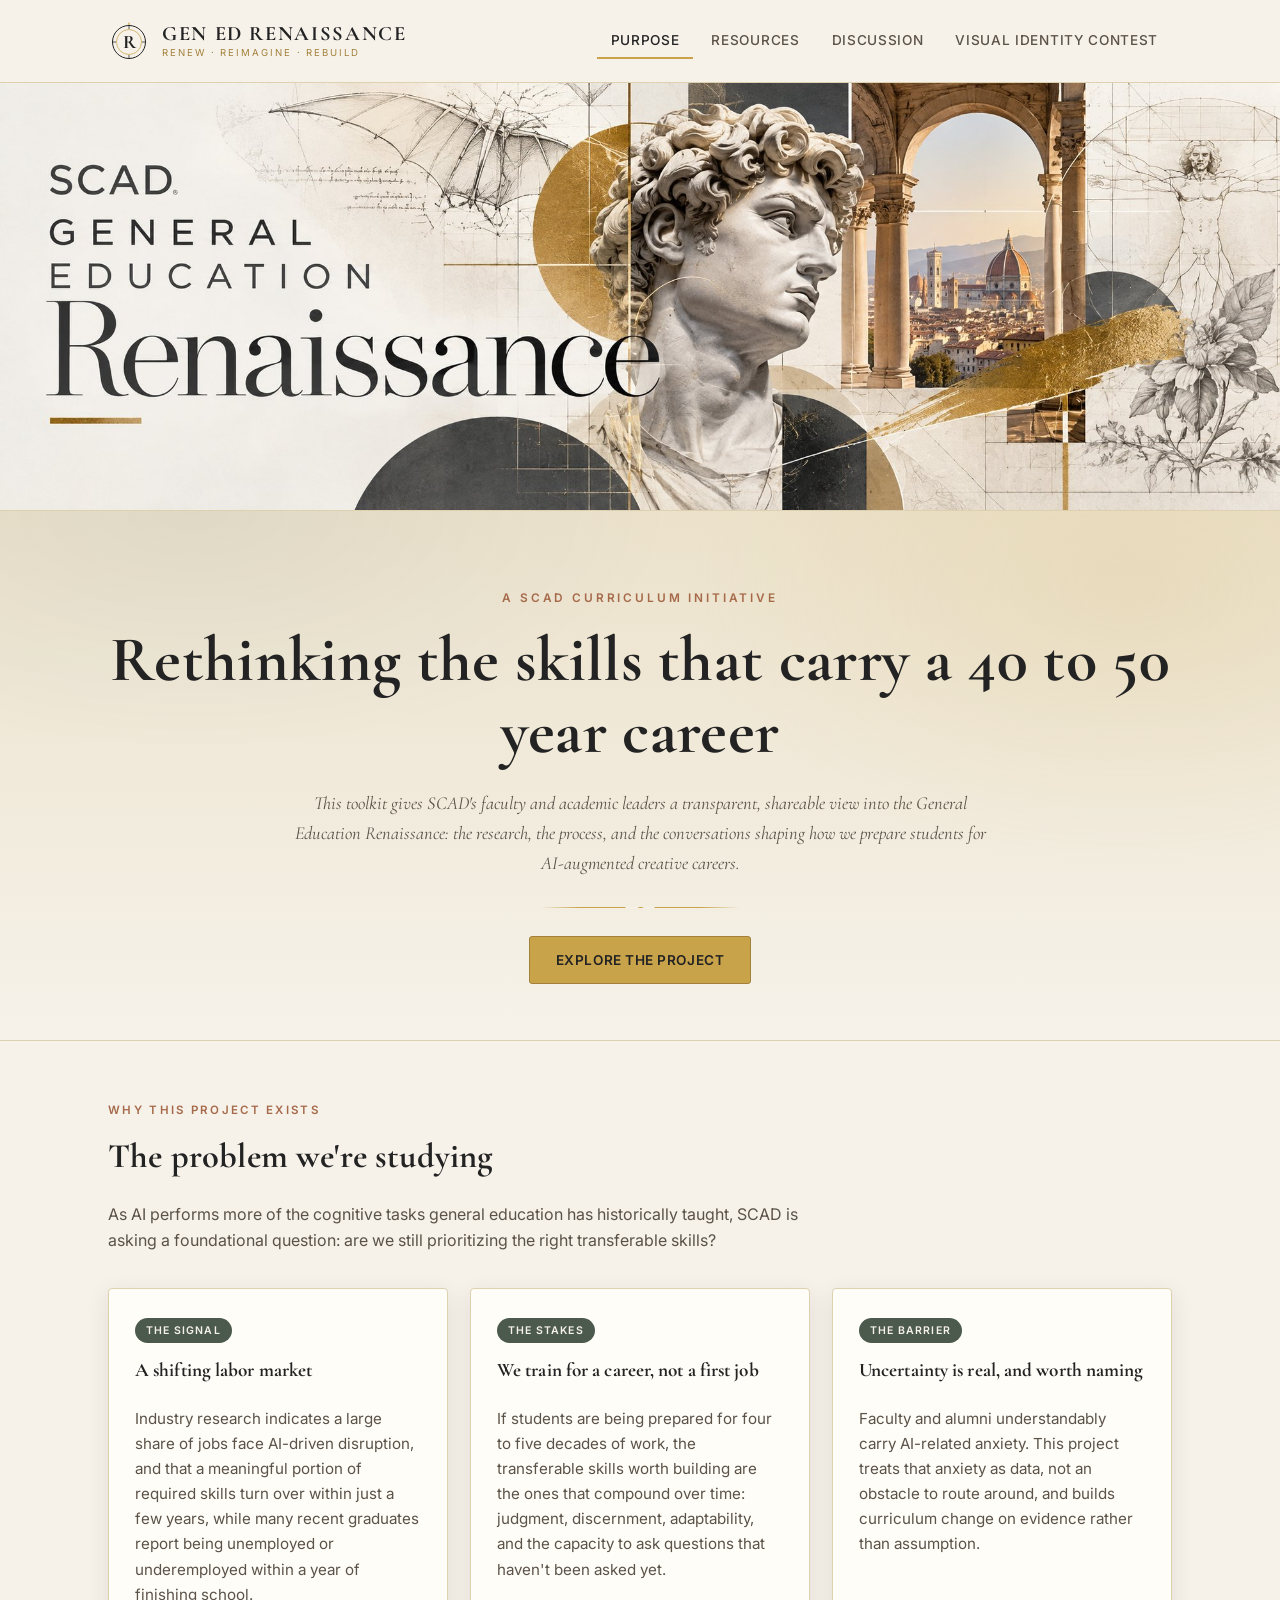
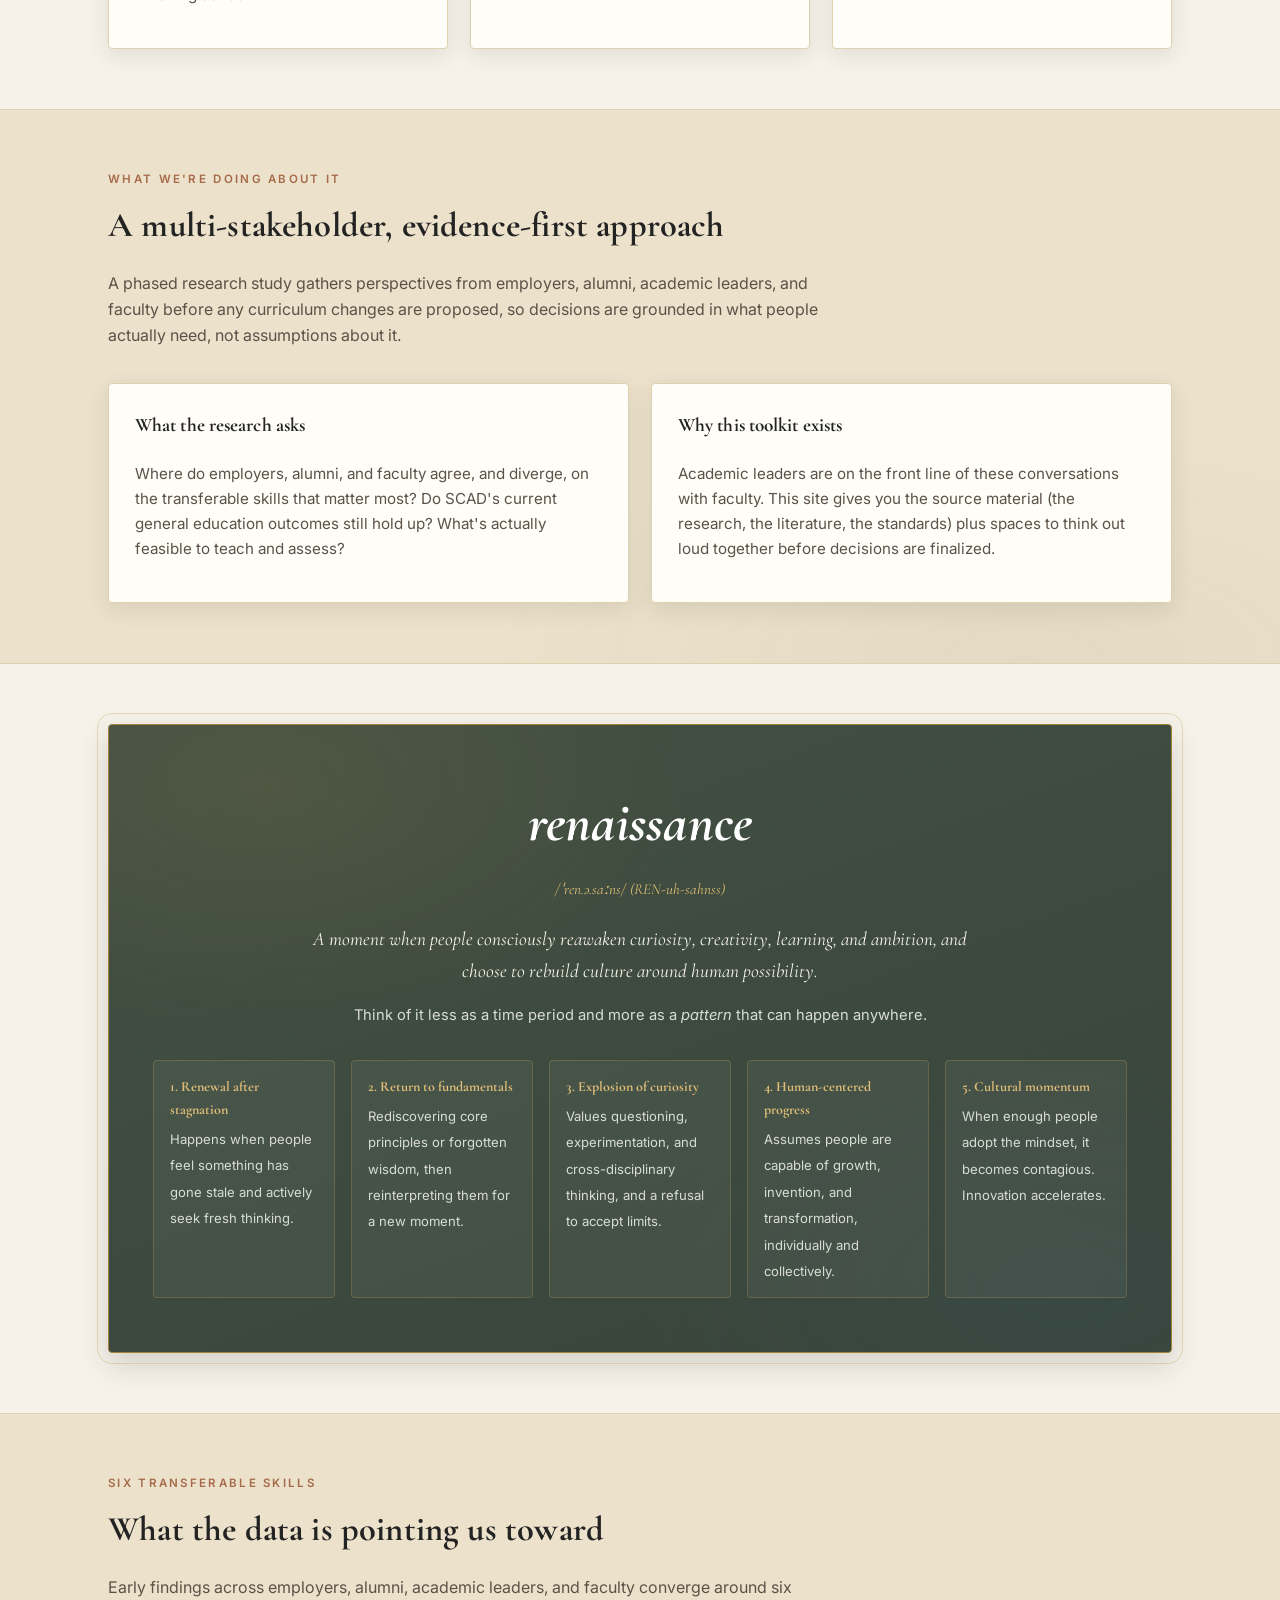
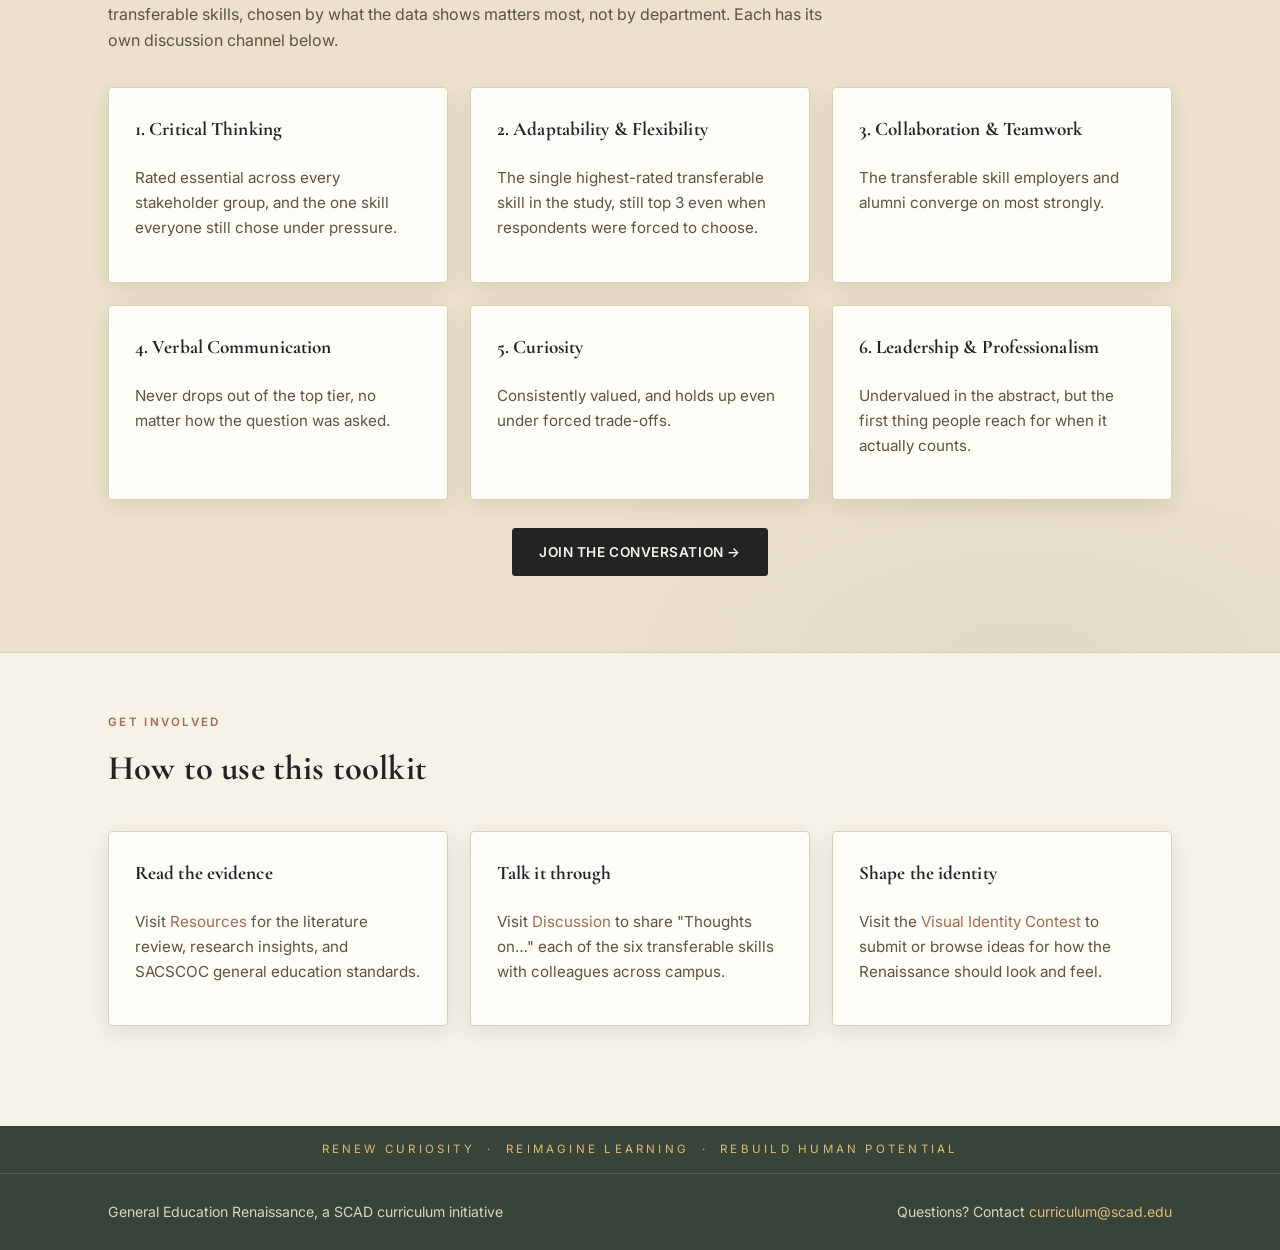
<file: index.html>
<!doctype html>
<html lang="en">
<head>
<meta charset="utf-8" />
<meta name="viewport" content="width=device-width, initial-scale=1" />
<title>General Education Renaissance | SCAD</title>
<link rel="preconnect" href="https://fonts.googleapis.com" />
<link rel="preconnect" href="https://fonts.gstatic.com" crossorigin />
<link href="https://fonts.googleapis.com/css2?family=Cormorant+Garamond:ital,wght@0,500;0,600;0,700;1,600;1,700&family=Inter:ital,wght@0,400;0,500;0,600;0,700;1,400&display=swap" rel="stylesheet" />
<link rel="stylesheet" href="css/style.css?v=4" />
</head>
<body>

<header class="site-header">
  <div class="wrap">
    <div class="brand">
      <svg width="42" height="42" viewBox="0 0 42 42" fill="none" xmlns="http://www.w3.org/2000/svg">
        <circle cx="21" cy="22" r="16.5" stroke="#232323" stroke-width="1"/>
        <circle cx="21" cy="22" r="12.5" stroke="#c8a34a" stroke-width="0.75"/>
        <path d="M21 5.5V9" stroke="#232323" stroke-width="0.75"/>
        <path d="M21 35V38.5" stroke="#232323" stroke-width="0.75"/>
        <path d="M4.5 22H8" stroke="#232323" stroke-width="0.75"/>
        <path d="M34 22H37.5" stroke="#232323" stroke-width="0.75"/>
        <path d="M21 2L22.4 5.2L21 4.3L19.6 5.2L21 2Z" fill="#c8a34a"/>
        <text x="21" y="28" text-anchor="middle" font-family="Cormorant Garamond, Georgia, serif" font-size="19" font-weight="700" fill="#232323">R</text>
      </svg>
      <div class="word">
        <span class="name">Gen Ed Renaissance</span>
        <span class="tag">Renew &middot; Reimagine &middot; Rebuild</span>
      </div>
    </div>
    <nav class="main-nav">
      <a href="index.html" class="active">Purpose</a>
      <a href="resources.html">Resources</a>
      <a href="discuss.html">Discussion</a>
      <a href="contest.html">Visual Identity Contest</a>
    </nav>
  </div>
</header>

<div class="banner">
  <img src="images/header-banner.jpg" alt="SCAD General Education Renaissance: a collage of classical sculpture, Florentine architecture, and Renaissance sketches in gold and parchment tones" />
</div>

<section class="hero">
  <div class="wrap">
    <div class="eyebrow">A SCAD Curriculum Initiative</div>
    <h1>Rethinking the skills that carry a 40 to 50 year career</h1>
    <p class="lede">
      This toolkit gives SCAD's faculty and academic leaders a transparent, shareable view into the
      General Education Renaissance: the research, the process, and the conversations
      shaping how we prepare students for AI-augmented creative careers.
    </p>
    <hr class="rule" />
    <a href="#purpose" class="btn gold">Explore the project</a>
  </div>
</section>

<section id="purpose">
  <div class="wrap">
    <div class="section-head">
      <div class="eyebrow">Why This Project Exists</div>
      <h2>The problem we're studying</h2>
      <p>
        As AI performs more of the cognitive tasks general education has historically
        taught, SCAD is asking a foundational question: are we still prioritizing the right
        transferable skills?
      </p>
    </div>
    <div class="grid cols-3">
      <div class="card">
        <div class="badge">The Signal</div>
        <h3>A shifting labor market</h3>
        <p>Industry research indicates a large share of jobs face AI-driven disruption, and
          that a meaningful portion of required skills turn over within just a few years, while many recent graduates report being unemployed or underemployed within a year
          of finishing school.</p>
      </div>
      <div class="card">
        <div class="badge">The Stakes</div>
        <h3>We train for a career, not a first job</h3>
        <p>If students are being prepared for four to five decades of work, the transferable skills
          worth building are the ones that compound over time: judgment, discernment,
          adaptability, and the capacity to ask questions that haven't been asked yet.</p>
      </div>
      <div class="card">
        <div class="badge">The Barrier</div>
        <h3>Uncertainty is real, and worth naming</h3>
        <p>Faculty and alumni understandably carry AI-related anxiety. This project treats
          that anxiety as data, not an obstacle to route around, and builds curriculum change
          on evidence rather than assumption.</p>
      </div>
    </div>
  </div>
</section>

<section class="alt">
  <div class="wrap">
    <div class="section-head">
      <div class="eyebrow">What We're Doing About It</div>
      <h2>A multi-stakeholder, evidence-first approach</h2>
      <p>A phased research study gathers perspectives from employers, alumni, academic
        leaders, and faculty before any curriculum changes are proposed, so decisions are
        grounded in what people actually need, not assumptions about it.</p>
    </div>
    <div class="grid cols-2">
      <div class="card">
        <h3>What the research asks</h3>
        <p>Where do employers, alumni, and faculty agree, and diverge, on the
          transferable skills that matter most? Do SCAD's current general education outcomes still
          hold up? What's actually feasible to teach and assess?</p>
      </div>
      <div class="card">
        <h3>Why this toolkit exists</h3>
        <p>Academic leaders are on the front line of these conversations with faculty. This
          site gives you the source material (the research, the literature, the standards) plus spaces to think out loud together before decisions are finalized.</p>
      </div>
    </div>
  </div>
</section>

<section id="definition">
  <div class="wrap">
    <div class="definition-panel">
      <h2 class="term">renaissance</h2>
      <div class="ipa">/&#712;ren.&#601;.s&#593;&#720;ns/ (REN-uh-sahnss)</div>
      <p class="def">
        A moment when people consciously reawaken curiosity, creativity, learning, and
        ambition, and choose to rebuild culture around human possibility.
      </p>
      <p class="aside">Think of it less as a time period and more as a <em>pattern</em> that can happen anywhere.</p>

      <div class="pillars">
        <div class="pillar">
          <strong>1. Renewal after stagnation</strong>
          <span>Happens when people feel something has gone stale and actively seek fresh thinking.</span>
        </div>
        <div class="pillar">
          <strong>2. Return to fundamentals</strong>
          <span>Rediscovering core principles or forgotten wisdom, then reinterpreting them for a new moment.</span>
        </div>
        <div class="pillar">
          <strong>3. Explosion of curiosity</strong>
          <span>Values questioning, experimentation, and cross-disciplinary thinking, and a refusal to accept limits.</span>
        </div>
        <div class="pillar">
          <strong>4. Human-centered progress</strong>
          <span>Assumes people are capable of growth, invention, and transformation, individually and collectively.</span>
        </div>
        <div class="pillar">
          <strong>5. Cultural momentum</strong>
          <span>When enough people adopt the mindset, it becomes contagious. Innovation accelerates.</span>
        </div>
      </div>
    </div>
  </div>
</section>

<section class="alt">
  <div class="wrap">
    <div class="section-head">
      <div class="eyebrow">Six Transferable Skills</div>
      <h2>What the data is pointing us toward</h2>
      <p>Early findings across employers, alumni, academic leaders, and faculty converge
        around six transferable skills, chosen by what the data shows matters most, not by
        department. Each has its own discussion channel below.</p>
    </div>
    <div class="grid cols-3">
      <div class="card"><h3>1. Critical Thinking</h3><p>Rated essential across every stakeholder group, and the one skill everyone still chose under pressure.</p></div>
      <div class="card"><h3>2. Adaptability &amp; Flexibility</h3><p>The single highest-rated transferable skill in the study, still top 3 even when respondents were forced to choose.</p></div>
      <div class="card"><h3>3. Collaboration &amp; Teamwork</h3><p>The transferable skill employers and alumni converge on most strongly.</p></div>
      <div class="card"><h3>4. Verbal Communication</h3><p>Never drops out of the top tier, no matter how the question was asked.</p></div>
      <div class="card"><h3>5. Curiosity</h3><p>Consistently valued, and holds up even under forced trade-offs.</p></div>
      <div class="card"><h3>6. Leadership &amp; Professionalism</h3><p>Undervalued in the abstract, but the first thing people reach for when it actually counts.</p></div>
    </div>
    <p style="text-align:center; margin-top:28px;">
      <a href="discuss.html" class="btn">Join the conversation &rarr;</a>
    </p>
  </div>
</section>

<section>
  <div class="wrap">
    <div class="section-head">
      <div class="eyebrow">Get Involved</div>
      <h2>How to use this toolkit</h2>
    </div>
    <div class="grid cols-3">
      <div class="card">
        <h3>Read the evidence</h3>
        <p>Visit <a href="resources.html">Resources</a> for the literature review, research
          insights, and SACSCOC general education standards.</p>
      </div>
      <div class="card">
        <h3>Talk it through</h3>
        <p>Visit <a href="discuss.html">Discussion</a> to share "Thoughts on&hellip;" each of
          the six transferable skills with colleagues across campus.</p>
      </div>
      <div class="card">
        <h3>Shape the identity</h3>
        <p>Visit the <a href="contest.html">Visual Identity Contest</a> to submit or browse
          ideas for how the Renaissance should look and feel.</p>
      </div>
    </div>
  </div>
</section>

<footer class="site-footer">
  <div class="ribbon">Renew Curiosity &nbsp;&middot;&nbsp; Reimagine Learning &nbsp;&middot;&nbsp; Rebuild Human Potential</div>
  <div class="info">
    <div class="wrap">
      <div>General Education Renaissance, a SCAD curriculum initiative</div>
      <div>Questions? Contact <a href="mailto:curriculum@scad.edu">curriculum@scad.edu</a></div>
    </div>
  </div>
</footer>

</body>
</html>
</file>
<file: css/style.css>
/* ===========================================================
   General Education Renaissance — shared site styles
   Brand system: Parchment / Burnt Umber / Deep Olive / Venetian
   Blue / Gold Leaf / Charcoal, with Burgundy + Terracotta accents.
   Headlines: Cormorant Garamond.  Body: Inter.
   =========================================================== */

:root {
  --parchment: #f6f2ea;
  --parchment-dark: #ece2cb;
  --umber: #6a4e3b;
  --olive: #4c5a4d;
  --olive-deep: #38443a;
  --blue: #385d78;
  --gold: #c8a34a;
  --gold-bright: #ddbd77;
  --gold-dim: #a3813a;
  --charcoal: #232323;
  --burgundy: #6d2932;
  --terracotta: #a66a4a;
  --ink: #232323;
  --ink-soft: #5b5248;
  --line: #ddd1af;
  --card-bg: #fffdf8;
  --shadow: 0 6px 22px rgba(35, 28, 18, 0.10);
  --shadow-lift: 0 12px 30px rgba(35, 28, 18, 0.16);
  --radius: 4px;
  --max-width: 1120px;
}

* { box-sizing: border-box; }

html { scroll-behavior: smooth; }

body {
  margin: 0;
  font-family: "Inter", "Helvetica Neue", Arial, sans-serif;
  font-size: 16px;
  color: var(--ink);
  background-color: var(--parchment);
  background-image:
    radial-gradient(ellipse 900px 500px at 10% -5%, rgba(56,93,120,0.06), transparent 60%),
    radial-gradient(ellipse 900px 600px at 92% 0%, rgba(200,163,74,0.12), transparent 55%),
    radial-gradient(ellipse 1000px 700px at 50% 110%, rgba(76,90,77,0.07), transparent 60%),
    url("data:image/svg+xml,%3Csvg xmlns='http://www.w3.org/2000/svg' width='180' height='180'%3E%3Cfilter id='n'%3E%3CfeTurbulence type='fractalNoise' baseFrequency='0.85' numOctaves='2' stitchTiles='stitch'/%3E%3C/filter%3E%3Crect width='100%25' height='100%25' filter='url(%23n)' opacity='0.035'/%3E%3C/svg%3E");
  background-repeat: no-repeat, no-repeat, no-repeat, repeat;
  background-attachment: fixed, fixed, fixed, fixed;
  line-height: 1.65;
}

h1, h2, h3, h4, .display {
  font-family: "Cormorant Garamond", "Palatino Linotype", Georgia, serif;
  font-weight: 700;
  color: var(--ink);
  letter-spacing: 0.005em;
}

a { color: var(--terracotta); text-decoration: none; }
a:hover { text-decoration: underline; }

.wrap {
  max-width: var(--max-width);
  margin: 0 auto;
  padding: 0 28px;
}

/* ---------- Brand mark (monogram) ---------- */

.brand {
  display: flex;
  align-items: center;
  gap: 12px;
}
.brand svg { flex: none; display: block; }
.brand .word {
  display: flex;
  flex-direction: column;
  line-height: 1.1;
}
.brand .word .name {
  font-family: "Cormorant Garamond", Georgia, serif;
  font-size: 1.28rem;
  font-weight: 700;
  letter-spacing: 0.08em;
  text-transform: uppercase;
  color: var(--ink);
}
.brand .word .tag {
  font-size: 0.6rem;
  letter-spacing: 0.2em;
  text-transform: uppercase;
  color: var(--gold-dim);
  margin-top: 2px;
}

/* ---------- Header / Nav ---------- */

.site-header {
  background: var(--parchment);
  border-bottom: 1px solid var(--line);
}

.site-header .wrap {
  display: flex;
  align-items: center;
  justify-content: space-between;
  padding-top: 20px;
  padding-bottom: 20px;
  flex-wrap: wrap;
  gap: 12px;
}

nav.main-nav {
  display: flex;
  align-items: center;
  gap: 4px;
  flex-wrap: wrap;
}

nav.main-nav a {
  color: var(--ink-soft);
  font-size: 0.85rem;
  letter-spacing: 0.05em;
  text-transform: uppercase;
  padding: 6px 14px;
  border-bottom: 2px solid transparent;
  font-family: "Inter", Arial, sans-serif;
  font-weight: 500;
}

nav.main-nav a:hover,
nav.main-nav a.active {
  color: var(--charcoal);
  text-decoration: none;
  border-bottom: 2px solid var(--gold);
}

/* ---------- Banner (home page header image) ---------- */

.banner {
  border-bottom: 1px solid var(--line);
  background: var(--parchment);
  line-height: 0;
}
.banner img {
  width: 100%;
  height: auto;
  max-height: 460px;
  object-fit: cover;
  object-position: center;
  display: block;
}

/* ---------- Hero ---------- */

.hero {
  padding: 78px 0 56px;
  text-align: center;
  position: relative;
  background:
    radial-gradient(ellipse 800px 400px at 15% 0%, rgba(56,93,120,0.07), transparent 60%),
    radial-gradient(ellipse 800px 500px at 88% 15%, rgba(200,163,74,0.14), transparent 55%),
    linear-gradient(180deg, var(--parchment-dark), var(--parchment));
  border-bottom: 1px solid var(--line);
}

.hero .eyebrow {
  text-transform: uppercase;
  letter-spacing: 0.24em;
  font-size: 0.74rem;
  color: var(--terracotta);
  font-weight: 600;
  margin-bottom: 16px;
}

.hero h1 {
  font-size: clamp(2.5rem, 5.4vw, 4rem);
  margin: 0 0 20px;
  line-height: 1.12;
}

.hero p.lede {
  max-width: 700px;
  margin: 0 auto;
  font-size: 1.15rem;
  color: var(--ink-soft);
  font-family: "Cormorant Garamond", Georgia, serif;
  font-style: italic;
}

.rule {
  width: 200px;
  height: 1px;
  background: linear-gradient(90deg, transparent, var(--gold) 20%, var(--gold) 80%, transparent);
  margin: 28px auto;
  border: none;
  position: relative;
}
.rule::after {
  content: "\2726";
  position: absolute;
  left: 50%;
  top: 50%;
  transform: translate(-50%, -50%);
  color: var(--gold);
  font-size: 0.7rem;
  background: var(--parchment);
  padding: 0 10px;
}

/* ---------- Sections / Cards ---------- */

section { padding: 60px 0; }
section.alt {
  background:
    radial-gradient(ellipse 900px 400px at 80% 100%, rgba(76,90,77,0.06), transparent 60%),
    var(--parchment-dark);
  border-top: 1px solid var(--line);
  border-bottom: 1px solid var(--line);
}

.section-head { margin-bottom: 34px; }
.section-head .eyebrow {
  text-transform: uppercase;
  letter-spacing: 0.2em;
  font-size: 0.72rem;
  font-weight: 600;
  color: var(--terracotta);
}
.section-head h2 { font-size: 2.15rem; margin: 8px 0 12px; }
.section-head p { color: var(--ink-soft); max-width: 720px; font-size: 1rem; }

.card {
  background: var(--card-bg);
  border: 1px solid var(--line);
  border-radius: var(--radius);
  box-shadow: var(--shadow);
  padding: 26px;
  position: relative;
  transition: box-shadow 0.18s ease, transform 0.18s ease, border-color 0.18s ease;
}
.card:hover {
  box-shadow: var(--shadow-lift);
  transform: translateY(-2px);
  border-color: var(--gold-dim);
}

.grid {
  display: grid;
  gap: 22px;
}
.grid.cols-2 { grid-template-columns: repeat(2, 1fr); }
.grid.cols-3 { grid-template-columns: repeat(3, 1fr); }
@media (max-width: 820px) {
  .grid.cols-2, .grid.cols-3 { grid-template-columns: 1fr; }
}

.card h3 { margin-top: 0; font-size: 1.2rem; }
.card p { color: var(--ink-soft); font-size: 0.95rem; }

.badge {
  display: inline-flex;
  align-items: center;
  gap: 5px;
  font-size: 0.66rem;
  text-transform: uppercase;
  letter-spacing: 0.1em;
  font-weight: 600;
  background: var(--olive);
  color: var(--parchment);
  padding: 4px 11px;
  border-radius: 999px;
  margin-bottom: 12px;
}

/* ---------- Buttons ---------- */

.btn {
  display: inline-block;
  font-family: "Inter", Arial, sans-serif;
  font-size: 0.85rem;
  font-weight: 600;
  letter-spacing: 0.04em;
  text-transform: uppercase;
  padding: 12px 26px;
  border-radius: 3px;
  border: 1px solid var(--charcoal);
  background: var(--charcoal);
  color: var(--parchment) !important;
  cursor: pointer;
  text-decoration: none !important;
  transition: transform 0.12s ease, box-shadow 0.15s ease, background 0.15s ease;
}
.btn:hover { background: #363636; transform: translateY(-1px); }
.btn:active { transform: translateY(1px); }

.btn.secondary {
  background: transparent;
  color: var(--charcoal) !important;
  border: 1px solid var(--charcoal);
}
.btn.secondary:hover { background: rgba(35,35,35,0.06); }

.btn.gold {
  background: var(--gold);
  border-color: var(--gold-dim);
  color: var(--charcoal) !important;
}
.btn.gold:hover { background: var(--gold-bright); }

.btn:disabled { opacity: 0.5; cursor: not-allowed; }

/* ---------- Forms ---------- */

label {
  display: block;
  font-size: 0.82rem;
  color: var(--ink-soft);
  margin-bottom: 4px;
  margin-top: 14px;
  font-weight: 600;
  letter-spacing: 0.01em;
}
input[type="text"], input[type="email"], input[type="url"], textarea, select {
  width: 100%;
  font-family: "Inter", Arial, sans-serif;
  font-size: 0.95rem;
  padding: 10px 12px;
  border: 1px solid var(--line);
  border-radius: 3px;
  background: #fffefb;
  color: var(--ink);
}
input:focus, textarea:focus, select:focus {
  outline: none;
  border-color: var(--gold);
  box-shadow: 0 0 0 3px rgba(200,163,74,0.18);
}
textarea { resize: vertical; min-height: 90px; }
input[type="file"] { margin-top: 4px; font-size: 0.86rem; }

.form-hint { font-size: 0.76rem; color: var(--ink-soft); margin-top: 4px; }
.form-note {
  background: rgba(200,163,74,0.12);
  border: 1px solid var(--gold);
  border-radius: 4px;
  padding: 10px 14px;
  font-size: 0.83rem;
  margin: 16px 0;
  color: var(--ink-soft);
}

/* ---------- Footer ---------- */

footer.site-footer {
  background: var(--olive-deep);
  color: var(--parchment);
  padding: 0;
  margin-top: 40px;
}
footer.site-footer .ribbon {
  text-align: center;
  padding: 14px 0;
  font-size: 0.72rem;
  letter-spacing: 0.28em;
  text-transform: uppercase;
  color: var(--gold-bright);
  border-bottom: 1px solid rgba(200,163,74,0.25);
}
footer.site-footer .info {
  padding: 26px 0;
  font-size: 0.88rem;
}
footer.site-footer a { color: var(--gold-bright); }
footer.site-footer .info .wrap {
  display: flex;
  justify-content: space-between;
  flex-wrap: wrap;
  gap: 12px;
  color: #d9d5c8;
}

/* ---------- Definition block (renaissance) ---------- */

.definition-panel {
  background:
    radial-gradient(ellipse 700px 400px at 15% 10%, rgba(200,163,74,0.10), transparent 60%),
    radial-gradient(ellipse 700px 400px at 90% 90%, rgba(56,93,120,0.14), transparent 60%),
    linear-gradient(160deg, #435043, var(--olive-deep));
  background-color: var(--olive-deep);
  color: var(--parchment);
  border-radius: 4px;
  padding: 54px 44px;
  text-align: center;
  box-shadow: var(--shadow-lift);
  border: 1px solid var(--gold-dim);
  outline: 1px solid rgba(200,163,74,0.35);
  outline-offset: 10px;
  position: relative;
}
.definition-panel h2.term {
  font-size: clamp(2.4rem, 6vw, 3.4rem);
  margin: 0 0 8px;
  color: #fff;
  font-style: italic;
}
.definition-panel .ipa {
  color: var(--gold-bright);
  font-style: italic;
  margin-bottom: 22px;
  font-size: 0.95rem;
  font-family: "Cormorant Garamond", Georgia, serif;
}
.definition-panel .def {
  max-width: 680px;
  margin: 0 auto 16px;
  font-size: 1.2rem;
  font-family: "Cormorant Garamond", Georgia, serif;
  font-style: italic;
}
.definition-panel .aside {
  max-width: 640px;
  margin: 0 auto;
  color: #d9ddd5;
  font-size: 0.92rem;
}

.pillars {
  margin-top: 32px;
  display: grid;
  grid-template-columns: repeat(5, 1fr);
  gap: 16px;
  text-align: left;
}
@media (max-width: 900px) { .pillars { grid-template-columns: repeat(2, 1fr); } }
@media (max-width: 560px) { .pillars { grid-template-columns: 1fr; } }
.pillars .pillar {
  background: rgba(255,255,255,0.05);
  border: 1px solid rgba(200,163,74,0.25);
  border-radius: 4px;
  padding: 14px 16px;
}
.pillars .pillar strong { color: var(--gold-bright); display: block; margin-bottom: 4px; font-size: 0.88rem; font-family: "Cormorant Garamond", Georgia, serif; }
.pillars .pillar span { font-size: 0.82rem; color: #d9ddd5; }

/* ---------- Discussion / channels ---------- */

.channel-layout {
  display: grid;
  grid-template-columns: 260px 1fr;
  gap: 26px;
}
@media (max-width: 800px) { .channel-layout { grid-template-columns: 1fr; } }

.channel-list { display: flex; flex-direction: column; gap: 6px; }
.channel-btn {
  text-align: left;
  background: var(--card-bg);
  border: 1px solid var(--line);
  border-radius: 4px;
  padding: 12px 14px;
  cursor: pointer;
  font-family: "Inter", Arial, sans-serif;
  transition: border-color 0.15s ease, background 0.15s ease;
}
.channel-btn strong { display: block; font-size: 0.92rem; color: var(--ink); font-family: "Cormorant Garamond", Georgia, serif; font-weight: 700; }
.channel-btn span { font-size: 0.74rem; color: var(--ink-soft); }
.channel-btn.active {
  border-color: var(--gold);
  background: rgba(200,163,74,0.10);
  box-shadow: 0 2px 8px rgba(200,163,74,0.16);
}
.channel-btn:hover { border-color: var(--gold); }

.channel-title { font-size: 1.6rem; margin-bottom: 2px; }
.channel-desc { color: var(--ink-soft); margin-bottom: 20px; font-family: "Cormorant Garamond", Georgia, serif; font-style: italic; font-size: 1.05rem; }

.post {
  background: var(--card-bg);
  border: 1px solid var(--line);
  border-radius: var(--radius);
  padding: 18px 20px;
  margin-bottom: 14px;
  box-shadow: var(--shadow);
}
.post .meta {
  font-size: 0.76rem;
  color: var(--ink-soft);
  margin-bottom: 6px;
  display: flex;
  gap: 10px;
  align-items: center;
}
.post .meta .name { font-weight: 700; color: var(--ink); }
.post .body { font-size: 0.96rem; white-space: pre-wrap; }
.post .attachment {
  display: inline-flex;
  align-items: center;
  gap: 6px;
  margin-top: 10px;
  padding: 6px 10px;
  background: var(--parchment-dark);
  border-radius: 4px;
  font-size: 0.8rem;
}

.empty-state {
  color: var(--ink-soft);
  font-style: italic;
  padding: 20px 0;
  font-family: "Cormorant Garamond", Georgia, serif;
}

/* ---------- Resource list ---------- */

.resource-item {
  border-bottom: 1px solid var(--line);
  padding: 16px 0;
}
.resource-item:last-child { border-bottom: none; }
.resource-item h4 { margin: 0 0 3px; font-size: 1.05rem; font-family: "Cormorant Garamond", Georgia, serif; }
.resource-item .meta { font-size: 0.78rem; color: var(--ink-soft); }

/* ---------- Gallery (contest) ---------- */

.gallery {
  display: grid;
  grid-template-columns: repeat(auto-fill, minmax(220px, 1fr));
  gap: 18px;
}
.gallery .entry {
  background: var(--card-bg);
  border: 1px solid var(--line);
  border-radius: var(--radius);
  overflow: hidden;
  box-shadow: var(--shadow);
}
.gallery .entry img { width: 100%; height: 160px; object-fit: cover; display: block; background: var(--parchment-dark); }
.gallery .entry .info { padding: 12px 14px; }
.gallery .entry .info h4 { margin: 0 0 2px; font-size: 0.98rem; font-family: "Cormorant Garamond", Georgia, serif; }
.gallery .entry .info p { margin: 0; font-size: 0.76rem; color: var(--ink-soft); }

.status-banner {
  border-radius: 4px;
  padding: 10px 14px;
  font-size: 0.85rem;
  margin-bottom: 16px;
  display: none;
}
.status-banner.show { display: block; }
.status-banner.ok { background: rgba(76,90,77,0.14); border: 1px solid var(--olive); color: var(--olive); }
.status-banner.err { background: rgba(109,41,50,0.10); border: 1px solid var(--burgundy); color: var(--burgundy); }

/* ---------- Video embed (resources page) ---------- */

.video-embed {
  max-width: 860px;
  margin: 0 auto 34px;
  border-radius: var(--radius);
  overflow: hidden;
  box-shadow: var(--shadow-lift);
  border: 1px solid var(--line);
}

/* ---------- Side nav (resources page) ---------- */

.side-nav {
  position: fixed;
  top: 170px;
  left: 24px;
  width: 160px;
  display: flex;
  flex-direction: column;
  gap: 1px;
  z-index: 20;
}
.side-nav .side-link {
  font-size: 0.76rem;
  letter-spacing: 0.03em;
  text-transform: uppercase;
  font-weight: 600;
  color: var(--ink-soft);
  padding: 8px 0 8px 14px;
  border-left: 2px solid var(--line);
  line-height: 1.3;
}
.side-nav .side-link:hover {
  color: var(--ink);
  text-decoration: none;
  border-left-color: var(--gold-dim);
}
.side-nav .side-link.active {
  color: var(--charcoal);
  border-left-color: var(--gold);
}
/* On resources page, sections that share the sidebar reserve room for it
   directly in their own padding, so the sidebar reliably fits on laptop
   screens instead of only very wide monitors. */
.has-sidebar .wrap {
  max-width: calc(var(--max-width) + 190px);
  padding-left: 190px;
}

@media (max-width: 1000px) {
  .side-nav { display: none; }
  .has-sidebar .wrap {
    max-width: var(--max-width);
    padding-left: 28px;
  }
}

.mode-flag {
  font-size: 0.7rem;
  text-transform: uppercase;
  letter-spacing: 0.08em;
  color: var(--terracotta);
  border: 1px solid var(--terracotta);
  border-radius: 999px;
  padding: 2px 10px;
  display: inline-block;
  margin-bottom: 14px;
}
</file>
